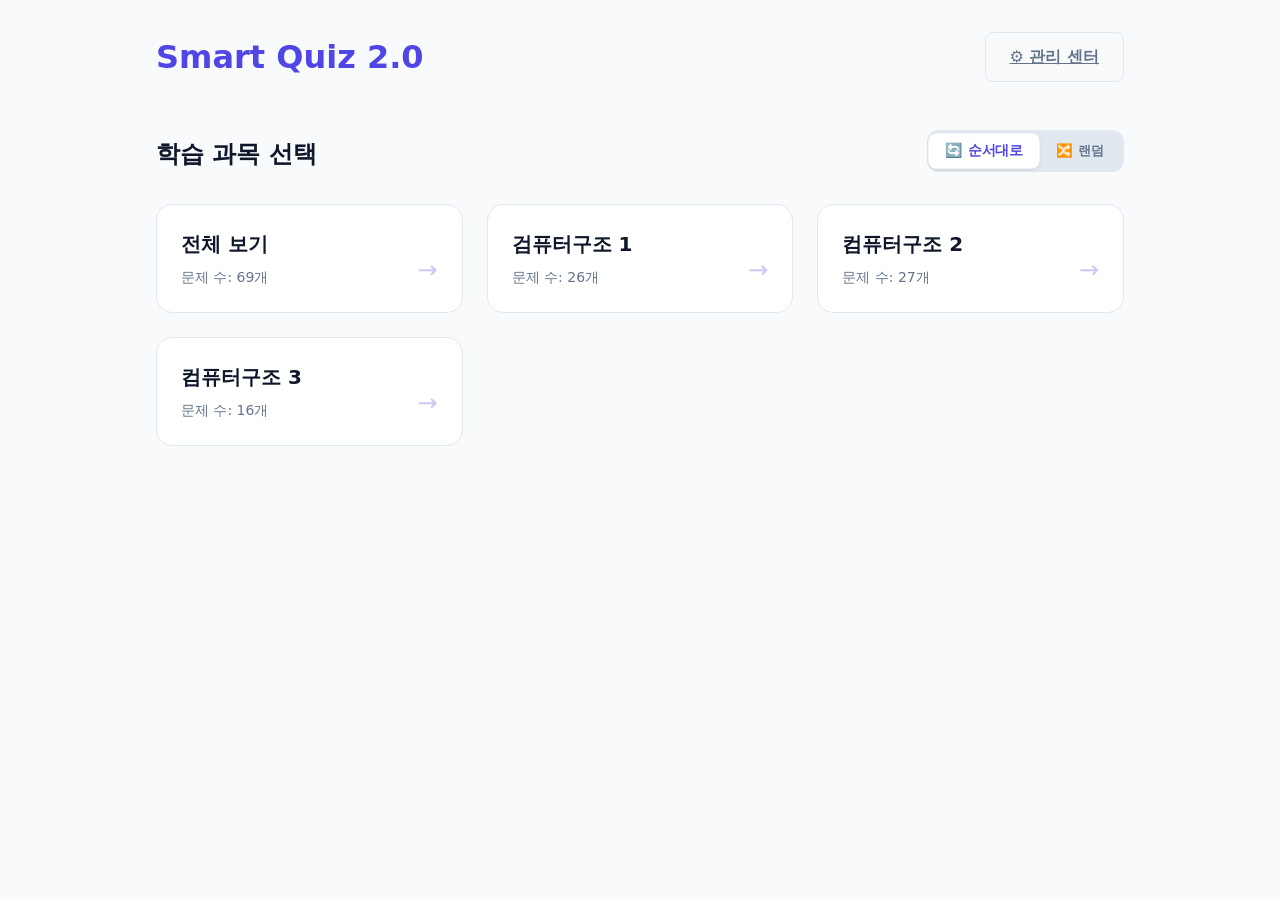
<file: index.html>
<!DOCTYPE html>
<html lang="ko">
<head>
    <meta charset="UTF-8">
    <meta name="viewport" content="width=device-width, initial-scale=1.0">
    <title>Smart Quiz</title>
    <link rel="stylesheet" href="assets/css/style.css">
</head>
<body>
    <div class="app-container">
        <header class="app-header">
            <div>
                <h1>Smart Quiz 2.0</h1>
            </div>
            <a href="assets/pages/admin.html" class="btn btn-outline">⚙️ 관리 센터</a>
        </header>

        <!-- Random Overlay -->
        <div id="random-overlay">
            <div class="shuffling-card">🔀</div>
            <div class="shuffling-text">문제를 섞는 중...</div>
        </div>

        <div id="start-screen">
            <div class="screen-header">
                <h2>학습 과목 선택</h2>
                <div class="mode-selector">
                    <button type="button" id="mode-sequential" class="mode-btn active" onclick="setPlayMode('sequential')">🔄 순서대로</button>
                    <button type="button" id="mode-random" class="mode-btn" onclick="setPlayMode('random')">🔀 랜덤</button>
                </div>
            </div>
            <div class="category-grid" id="category-list"></div>
        </div>

        <div id="quiz" style="display: none;" class="card">
            <div style="display: flex; justify-content: space-between; margin-bottom: 2rem;">
                <span id="quiz-category-badge" class="btn btn-outline">과목</span>
                <span id="quiz-progress">1 / 10</span>
            </div>
            <h2 id="question">질문 로딩 중...</h2>
            <ul id="options-list"></ul>
            <button id="submit" class="btn btn-primary" style="width: 100%;">다음으로</button>
        </div>

        <div id="result" style="display: none;" class="card">
            <h2>수고하셨습니다!</h2>
            <p id="score-text"></p>
            <div id="review-container"></div>
            <button onclick="location.reload()" class="btn btn-primary">처음으로</button>
        </div>
    </div>
    <script src="data.js"></script>
    <script src="assets/js/app.js"></script>
</body>
</html>
</file>
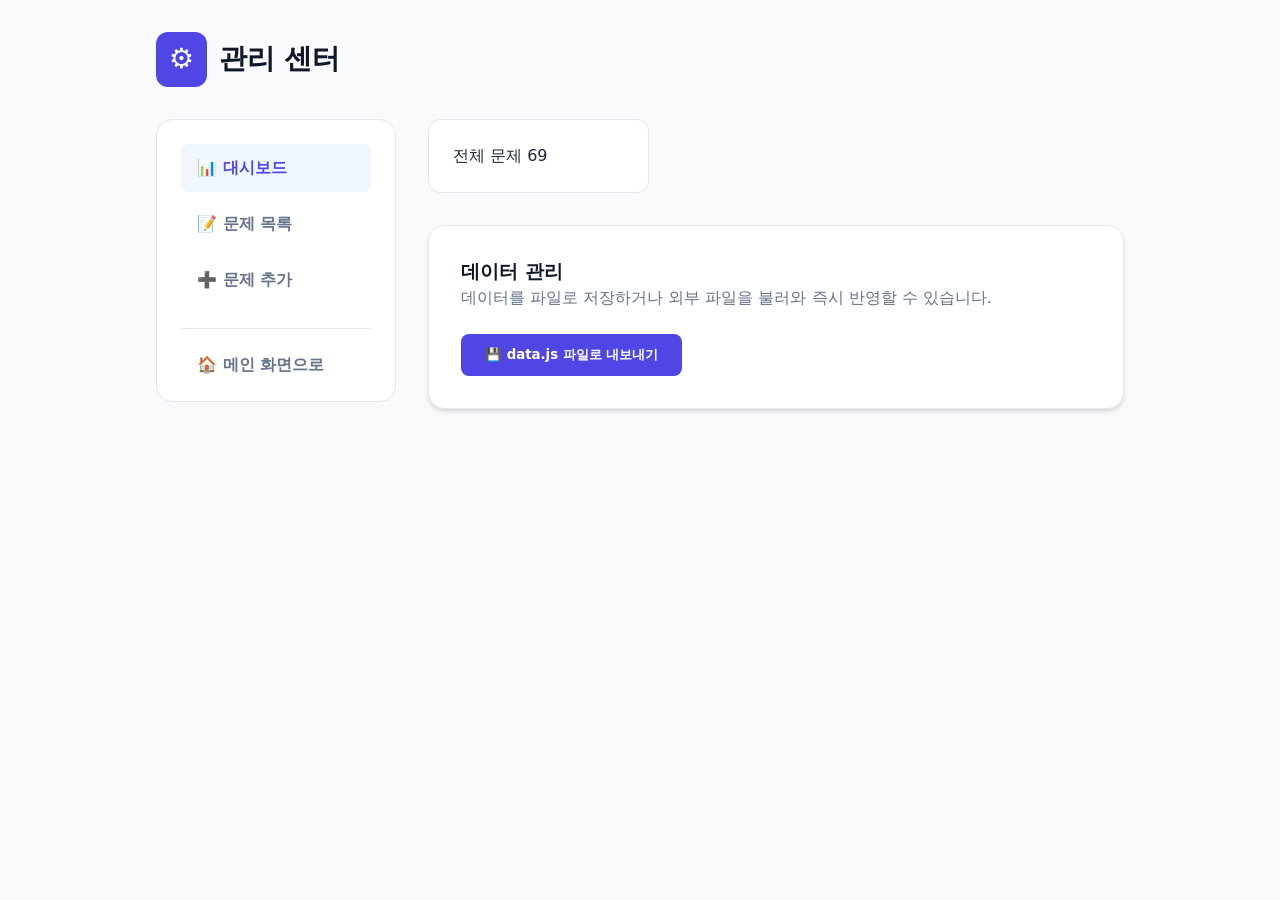
<file: admin.html>
<!DOCTYPE html>
<html lang="ko">
<head>
    <meta charset="UTF-8">
    <meta name="viewport" content="width=device-width, initial-scale=1.0">
    <title>관리 센터 - Smart Quiz</title>
    <link rel="stylesheet" href="style.css">
    <style>
        .admin-sidebar { background: #fff; border-radius: 1rem; border: 1px solid var(--border-color); padding: 1.5rem; height: fit-content; position: sticky; top: 2rem; }
        .tab-content { display: none; }
        .tab-content.active { display: block; }
        .form-group input, .form-group select { border: 1px solid var(--border-color); width: 100%; padding: 0.75rem; border-radius: 0.5rem; margin-top: 0.5rem; }
        .q-card { border-bottom: 1px solid var(--border-color); padding: 1.5rem 0; display: flex; justify-content: space-between; align-items: flex-start; }
        .q-card:last-child { border: none; }
        .category-suggestion { cursor: pointer; background: #f1f5f9; padding: 2px 8px; border-radius: 4px; font-size: 0.75rem; color: var(--primary); border: 1px solid var(--border-color); transition: all 0.2s; }
        .category-suggestion:hover { background: var(--primary); color: white; }
    </style>
</head>
<body>
    <div class="app-container">
        <header style="margin-bottom: 2rem;">
            <h1 style="font-size: 1.75rem; display: flex; align-items: center; gap: 0.75rem;">
                <span style="background: var(--primary); color: white; padding: 0.4rem 0.8rem; border-radius: 0.75rem;">⚙️</span>
                관리 센터
            </h1>
        </header>

        <div class="admin-layout">
            <aside class="admin-sidebar">
                <ul class="nav-menu">
                    <li class="nav-item active" onclick="switchTab(this, 'dashboard')">📊 대시보드</li>
                    <li class="nav-item" onclick="switchTab(this, 'list')">📝 문제 목록</li>
                    <li class="nav-item" onclick="switchTab(this, 'add')">➕ 문제 추가</li>
                </ul>
                <hr style="margin: 1.5rem 0; border: none; border-top: 1px solid var(--border-color);">
                <a href="index.html" style="text-decoration: none;" class="nav-item">🏠 메인 화면으로</a>
            </aside>

            <main class="admin-content">
                <div id="dashboard" class="tab-content active">
                    <div class="stats-grid">
                        <div class="stat-widget">
                            <span class="label">전체 문제</span>
                            <span class="value" id="stat-total">0</span>
                        </div>
                    </div>
                    <div class="card">
                        <h3>데이터 관리</h3>
                        <p style="color: var(--text-muted); margin-bottom: 1.5rem;">데이터를 파일로 저장하거나 외부 파일을 불러와 즉시 반영할 수 있습니다.</p>
                        <div style="display: flex; gap: 10px; flex-wrap: wrap;">
                            <button onclick="downloadDataFile()" class="btn btn-primary">💾 data.js 파일로 내보내기</button>
                        </div>
                    </div>
                </div>

                <div id="list" class="tab-content">
                    <div class="card">
                        <div style="display: flex; justify-content: space-between; align-items: center; margin-bottom: 1.5rem;">
                            <h3>문제 목록</h3>
                            <span id="list-count" style="font-size: 0.875rem; color: var(--text-muted);">0개</span>
                        </div>
                        <div id="questions-list"></div>
                    </div>
                </div>

                <div id="add" class="tab-content">
                    <div class="card">
                        <h3 id="form-title">새 문제 등록</h3>
                        <form id="add-form" style="margin-top: 1.5rem; display: flex; flex-direction: column; gap: 1.25rem;">
                            <div class="form-group">
                                <label>문제 유형</label>
                                <div class="type-selector" style="display: flex; gap: 10px; margin-top: 0.5rem;">
                                    <button type="button" class="type-btn active" onclick="setQuestionType(this, 'multiple')">객관식</button>
                                    <button type="button" class="type-btn" onclick="setQuestionType(this, 'short')">단답형</button>
                                </div>
                            </div>
                            <div class="form-group">
                                <label>과목 분류</label>
                                <div id="category-badge-list" style="display: flex; flex-wrap: wrap; gap: 6px; margin-top: 0.5rem; margin-bottom: 0.25rem;"></div>
                                <input type="text" id="category" required placeholder="과목명을 입력하세요" list="category-suggestions">
                                <datalist id="category-suggestions"></datalist>
                            </div>
                            <div class="form-group">
                                <label>질문 내용</label>
                                <input type="text" id="question" required placeholder="질문을 입력하세요">
                            </div>

                            <div id="multiple-choice-area">
                                <div class="form-group">
                                    <label style="display: flex; justify-content: space-between;">
                                        보기 구성
                                        <button type="button" class="btn-icon" onclick="addOptionField()">+ 추가</button>
                                    </label>
                                    <div id="options-container" style="margin-top: 0.5rem;"></div>
                                </div>
                                <div class="form-group">
                                    <label>정답 선택</label>
                                    <select id="multiple-answer"></select>
                                </div>
                            </div>

                            <div id="short-answer-area" style="display: none;">
                                <div class="form-group">
                                    <label>정답 입력 (여러 정답 가능 시 쉼표(,)로 구분)</label>
                                    <input type="text" id="short-answer" placeholder="예: CPU, 중앙처리장치">
                                </div>
                            </div>

                            <div style="display: flex; gap: 10px;">
                                <button type="submit" class="btn btn-primary" style="flex: 1;">데이터베이스에 저장 (임시)</button>
                                <button type="button" id="cancel-btn" class="btn btn-outline" style="display: none;" onclick="cancelEdit()">취소</button>
                            </div>
                        </form>
                    </div>
                </div>
            </main>
        </div>
    </div>

    <script src="data.js"></script>
    <script src="admin.js"></script>
    <script>
        function switchTab(el, tabId) {
            document.querySelectorAll('.tab-content').forEach(t => t.classList.remove('active'));
            document.querySelectorAll('.nav-item').forEach(i => i.classList.remove('active'));
            document.getElementById(tabId).classList.add('active');
            el.classList.add('active');
        }
    </script>
</body>
</html>
</file>
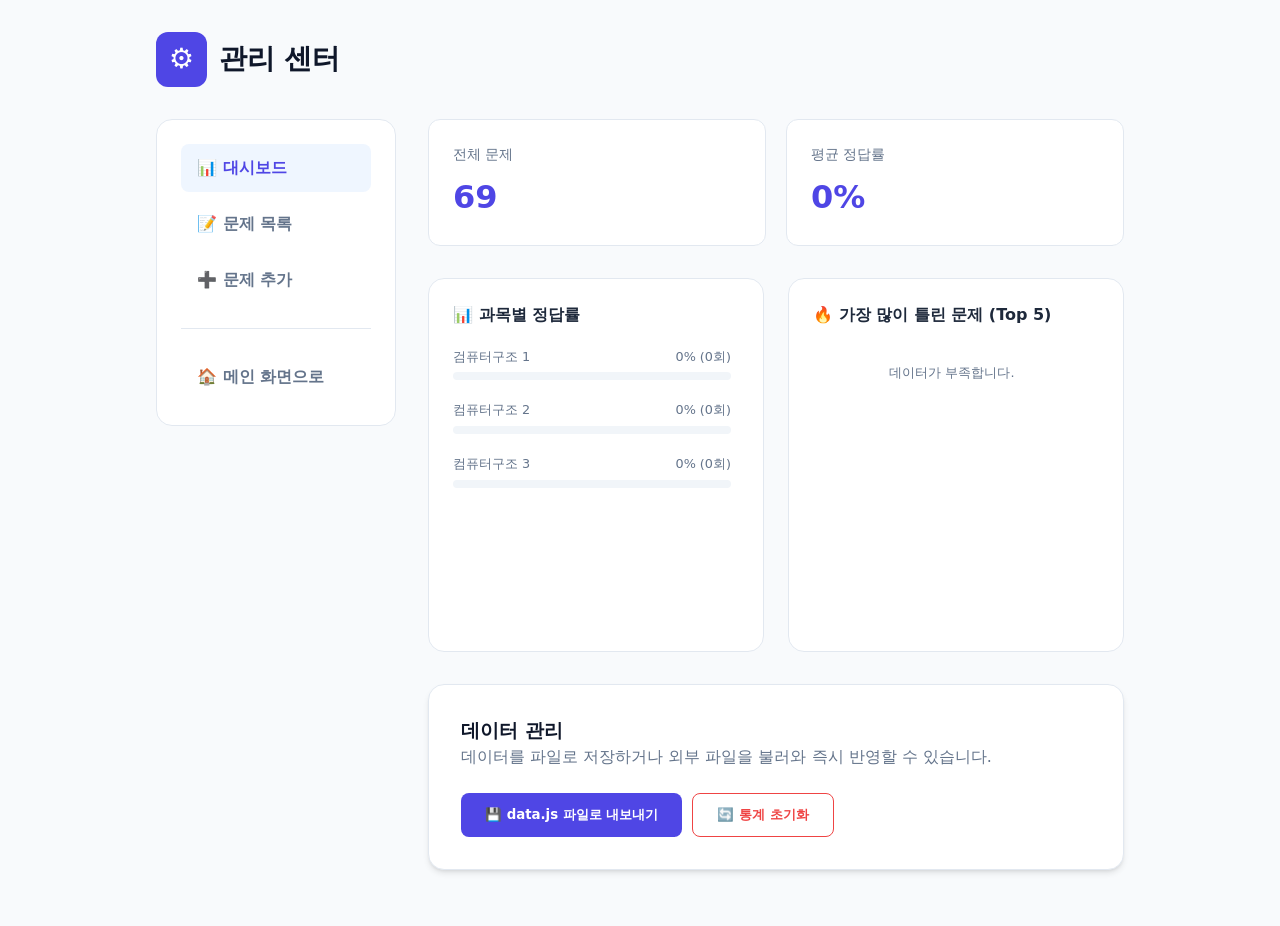
<file: assets/pages/admin.html>
<!DOCTYPE html>
<html lang="ko">
<head>
    <meta charset="UTF-8">
    <meta name="viewport" content="width=device-width, initial-scale=1.0">
    <title>관리 센터 - Smart Quiz</title>
    <link rel="stylesheet" href="../css/style.css">
</head>
<body>
    <div class="app-container">
        <header style="margin-bottom: 2rem;">
            <h1 style="font-size: 1.75rem; display: flex; align-items: center; gap: 0.75rem;">
                <span style="background: var(--primary); color: white; padding: 0.4rem 0.8rem; border-radius: 0.75rem;">⚙️</span>
                관리 센터
            </h1>
        </header>

        <div class="admin-layout">
            <aside class="admin-sidebar">
                <ul class="nav-menu">
                    <li class="nav-item active" onclick="switchTab(this, 'dashboard')">📊 대시보드</li>
                    <li class="nav-item" onclick="switchTab(this, 'list')">📝 문제 목록</li>
                    <li class="nav-item" onclick="switchTab(this, 'add')">➕ 문제 추가</li>
                </ul>
                <hr style="margin: 1.5rem 0; border: none; border-top: 1px solid var(--border-color);">
                <a href="../../index.html" class="nav-item">🏠 메인 화면으로</a>
            </aside>

            <main class="admin-content">
                <div id="dashboard" class="tab-content active">
                    <div class="stats-grid">
                        <div class="stat-widget">
                            <span class="label">전체 문제</span>
                            <span class="value" id="stat-total">0</span>
                        </div>
                        <div class="stat-widget">
                            <span class="label">평균 정답률</span>
                            <div class="stat-summary">
                                <span class="large" id="stat-avg-accuracy">0%</span>
                            </div>
                        </div>
                    </div>

                    <div class="viz-container">
                        <div class="viz-card">
                            <h4>📊 과목별 정답률</h4>
                            <div id="category-chart" class="chart-container"></div>
                        </div>
                        <div class="viz-card">
                            <h4>🔥 가장 많이 틀린 문제 (Top 5)</h4>
                            <div id="difficult-questions-chart" class="chart-container"></div>
                        </div>
                    </div>

                    <div class="card">
                        <h3>데이터 관리</h3>
                        <p style="color: var(--text-muted); margin-bottom: 1.5rem;">데이터를 파일로 저장하거나 외부 파일을 불러와 즉시 반영할 수 있습니다.</p>
                        <div style="display: flex; gap: 10px; flex-wrap: wrap;">
                            <button onclick="downloadDataFile()" class="btn btn-primary">💾 data.js 파일로 내보내기</button>
                            <button onclick="resetStats()" class="btn btn-outline" style="color: var(--accent-error); border-color: var(--accent-error);">🔄 통계 초기화</button>
                        </div>
                    </div>
                </div>

                <div id="list" class="tab-content">
                    <div class="card">
                        <div style="display: flex; justify-content: space-between; align-items: center; margin-bottom: 1.5rem;">
                            <h3>문제 목록</h3>
                            <span id="list-count" style="font-size: 0.875rem; color: var(--text-muted);">0개</span>
                        </div>
                        <div id="questions-list"></div>
                    </div>
                </div>

                <div id="add" class="tab-content">
                    <div class="card">
                        <h3 id="form-title">새 문제 등록</h3>
                        <form id="add-form" style="margin-top: 1.5rem; display: flex; flex-direction: column; gap: 1.25rem;">
                            <div class="form-group">
                                <label>문제 유형</label>
                                <div class="type-selector">
                                    <button type="button" class="type-btn active" onclick="setQuestionType(this, 'multiple')">객관식</button>
                                    <button type="button" class="type-btn" onclick="setQuestionType(this, 'short')">단답형</button>
                                </div>
                            </div>
                            <div class="form-group">
                                <label>과목 분류</label>
                                <div id="category-badge-list" style="display: flex; flex-wrap: wrap; gap: 6px; margin-top: 0.5rem; margin-bottom: 0.25rem;"></div>
                                <input type="text" id="category" required placeholder="과목명을 입력하세요" list="category-suggestions">
                                <datalist id="category-suggestions"></datalist>
                            </div>
                            <div class="form-group">
                                <label>질문 내용</label>
                                <input type="text" id="question" required placeholder="질문을 입력하세요">
                            </div>

                            <div id="multiple-choice-area" class="type-content">
                                <div class="form-group">
                                    <label style="display: flex; justify-content: space-between;">
                                        보기 구성
                                        <button type="button" class="btn-icon" onclick="addOptionField()">+ 추가</button>
                                    </label>
                                    <div id="options-container" style="margin-top: 0.5rem;"></div>
                                </div>
                                <div class="form-group">
                                    <label>정답 선택</label>
                                    <select id="multiple-answer"></select>
                                </div>
                            </div>

                            <div id="short-answer-area" class="type-content hidden">
                                <div class="form-group">
                                    <label>정답 입력 (여러 정답 가능 시 쉼표(,)로 구분)</label>
                                    <input type="text" id="short-answer" placeholder="예: CPU, 중앙처리장치">
                                </div>
                            </div>

                            <div style="display: flex; gap: 10px;">
                                <button type="submit" class="btn btn-primary" style="flex: 1;">데이터베이스에 저장 (임시)</button>
                                <button type="button" id="cancel-btn" class="btn btn-outline" style="display: none;" onclick="cancelEdit()">취소</button>
                            </div>
                        </form>
                    </div>
                </div>
            </main>
        </div>
    </div>

    <script src="../../data.js"></script>
    <script src="../js/admin.js"></script>
</body>
</html>
</file>
<file: assets/css/style.css>
:root {
    --primary: #4f46e5;
    --primary-hover: #4338ca;
    --secondary: #64748b;
    --bg-main: #f8fafc;
    --bg-card: #ffffff;
    --text-main: #1e293b;
    --text-muted: #64748b;
    --accent-success: #10b981;
    --accent-error: #ef4444;
    --border-color: #e2e8f0;
    --shadow: 0 4px 6px -1px rgb(0 0 0 / 0.1), 0 2px 4px -2px rgb(0 0 0 / 0.1);
    --shadow-lg: 0 10px 15px -3px rgb(0 0 0 / 0.1), 0 4px 6px -4px rgb(0 0 0 / 0.1);
}

* {
    margin: 0;
    padding: 0;
    box-sizing: border-box;
}

body {
    background-color: var(--bg-main);
    color: var(--text-main);
    font-family: 'Pretendard', -apple-system, BlinkMacSystemFont, system-ui, Roboto, sans-serif;
    line-height: 1.5;
    scrollbar-gutter: stable; /* 스크롤바 출현 시 화면 밀림 방지 */
}

/* Container */
.app-container {
    max-width: 1000px;
    margin: 2rem auto;
    padding: 0 1rem;
}

/* Header */
.app-header {
    display: flex;
    justify-content: space-between;
    align-items: center;
    margin-bottom: 3rem;
}

.app-header h1 {
    font-size: 2rem;
    color: var(--primary);
}

.screen-header {
    display: flex;
    justify-content: space-between;
    align-items: flex-end;
    margin-bottom: 1.5rem;
}

/* Card Design */
.card {
    background: var(--bg-card);
    border-radius: 1rem;
    border: 1px solid var(--border-color);
    box-shadow: var(--shadow);
    padding: 2rem;
    margin-bottom: 1.5rem;
}

/* Typography */
h1, h2, h3 {
    font-weight: 700;
    color: #0f172a;
}

/* Button System */
.btn {
    display: inline-flex;
    align-items: center;
    justify-content: center;
    padding: 0.75rem 1.5rem;
    border-radius: 0.5rem;
    font-weight: 600;
    cursor: pointer;
    transition: all 0.2s;
    border: none;
    font-family: inherit;
    gap: 0.5rem;
}

.btn-primary {
    background-color: var(--primary);
    color: white;
}

.btn-primary:hover {
    background-color: var(--primary-hover);
    transform: translateY(-1px);
}

.btn-outline {
    background: transparent;
    border: 1px solid var(--border-color);
    color: var(--secondary);
}

.btn-outline:hover {
    background: #f1f5f9;
}

/* Quiz Specific */
ul#options-list {
    list-style: none;
    margin: 1.5rem 0;
}

ul#options-list li {
    background: var(--bg-card);
    border: 1px solid var(--border-color);
    padding: 1.25rem;
    border-radius: 0.75rem;
    margin-bottom: 0.75rem;
    cursor: pointer;
    transition: all 0.2s;
    font-weight: 500;
}

ul#options-list li:hover {
    border-color: var(--primary);
    background-color: #f5f3ff;
}

ul#options-list li.selected {
    background-color: var(--primary);
    color: white;
    border-color: var(--primary);
}

/* Category Grid */
.category-grid {
    display: grid;
    grid-template-columns: repeat(auto-fill, minmax(280px, 1fr));
    gap: 1.5rem;
    margin-top: 2rem;
}

.category-card {
    background: white;
    padding: 1.5rem;
    border-radius: 1rem;
    border: 1px solid var(--border-color);
    cursor: pointer;
    transition: all 0.3s cubic-bezier(0.4, 0, 0.2, 1);
    position: relative;
    overflow: hidden;
}

.category-card:hover {
    transform: translateY(-4px);
    box-shadow: var(--shadow-lg);
    border-color: var(--primary);
}

.category-card h3 {
    margin-bottom: 0.5rem;
    font-size: 1.25rem;
}

.category-card .stats {
    font-size: 0.875rem;
    color: var(--text-muted);
}

.category-card::after {
    content: '→';
    position: absolute;
    right: 1.5rem;
    bottom: 1.5rem;
    font-size: 1.5rem;
    color: var(--primary);
    opacity: 0.3;
}

/* Animations */
@keyframes fadeIn {
    from { opacity: 0; transform: translateY(10px); }
    to { opacity: 1; transform: translateY(0); }
}

@keyframes pop {
    0% { transform: scale(1); }
    50% { transform: scale(1.05); }
    100% { transform: scale(1); }
}

@keyframes shake {
    0%, 100% { transform: translateX(0); }
    25% { transform: translateX(-5px); }
    75% { transform: translateX(5px); }
}

@keyframes pulse-random {
    0% { box-shadow: 0 0 0 0 rgba(79, 70, 229, 0.4); }
    70% { box-shadow: 0 0 0 10px rgba(79, 70, 229, 0); }
    100% { box-shadow: 0 0 0 0 rgba(79, 70, 229, 0); }
}

.fade-in {
    animation: fadeIn 0.4s ease-out forwards;
}

.pop-animation {
    animation: pop 0.3s ease-out;
}

.shake-animation {
    animation: shake 0.3s ease-in-out;
}

/* Updated Quiz Styles */
ul#options-list li {
    background: var(--bg-card);
    border: 1px solid var(--border-color);
    padding: 1.25rem;
    border-radius: 0.75rem;
    margin-bottom: 0.75rem;
    cursor: pointer;
    transition: all 0.2s;
    font-weight: 500;
    animation: fadeIn 0.3s ease-out backwards;
}

ul#options-list li:hover {
    border-color: var(--primary);
    background-color: #f5f3ff;
    transform: translateX(5px);
}

ul#options-list li.selected {
    background-color: var(--primary);
    color: white;
    border-color: var(--primary);
    transform: scale(1.02);
}

/* Random Loading Overlay */
#random-overlay {
    position: fixed;
    top: 0;
    left: 0;
    width: 100%;
    height: 100%;
    background: rgba(255, 255, 255, 0.9);
    display: none;
    flex-direction: column;
    align-items: center;
    justify-content: center;
    z-index: 1000;
    backdrop-filter: blur(5px);
}

.shuffling-card {
    width: 100px;
    height: 140px;
    background: var(--primary);
    border-radius: 10px;
    margin-bottom: 2rem;
    display: flex;
    align-items: center;
    justify-content: center;
    font-size: 3rem;
    color: white;
    box-shadow: var(--shadow-lg);
    animation: shuffle-move 0.6s infinite alternate ease-in-out;
}

@keyframes shuffle-move {
    from { transform: translateY(0) rotate(-10deg); }
    to { transform: translateY(-20px) rotate(10deg); }
}

.shuffling-text {
    font-size: 1.5rem;
    font-weight: 700;
    color: var(--primary);
}

/* Mode Selector Toggle */
.mode-selector {
    display: inline-flex;
    background: #e2e8f0;
    padding: 0.25rem;
    border-radius: 0.75rem;
    gap: 0.25rem;
}

.mode-btn {
    padding: 0.5rem 1rem;
    border-radius: 0.5rem;
    border: none;
    cursor: pointer;
    font-weight: 600;
    font-family: inherit;
    transition: all 0.2s cubic-bezier(0.4, 0, 0.2, 1);
    color: var(--secondary);
    background: transparent;
    display: flex;
    align-items: center;
    gap: 0.5rem;
}

.mode-btn.active {
    background: white;
    color: var(--primary);
    box-shadow: 0 1px 3px rgba(0,0,0,0.1);
    transform: scale(1.05);
}

/* Question Type Transitions */
.type-content {
    transition: all 0.3s cubic-bezier(0.4, 0, 0.2, 1);
    opacity: 1;
    transform: translateY(0);
}

.type-content.hidden {
    display: none;
    opacity: 0;
    transform: translateY(10px);
}

.type-content.animating {
    display: block;
    opacity: 0;
    transform: translateY(10px);
}

/* Result & Review */
.review-item {
    padding: 1.5rem;
    background: #f8fafc;
    border-radius: 0.75rem;
    margin-bottom: 1rem;
}

.wrong-answer { color: var(--accent-error); font-weight: 600; }
.correct-answer { color: var(--accent-success); font-weight: 600; }

/* Admin Dashboard Layout */
.admin-layout {
    display: flex;
    gap: 2rem;
    min-height: 80vh;
}

.admin-sidebar {
    width: 240px;
    flex-shrink: 0;
    background: #fff;
    border-radius: 1rem;
    border: 1px solid var(--border-color);
    padding: 1.5rem;
    height: fit-content;
    position: sticky;
    top: 2rem;
}

.admin-content {
    flex-grow: 1;
    min-height: 600px; /* 탭 전환 시 높이 점프 방지 */
}

.nav-menu {
    list-style: none;
    display: flex;
    flex-direction: column;
    gap: 0.5rem;
}

.nav-item {
    padding: 0.75rem 1rem;
    border-radius: 0.5rem;
    cursor: pointer;
    font-weight: 600;
    color: var(--secondary);
    transition: all 0.2s;
    text-decoration: none;
    display: block;
}

.nav-item:hover, .nav-item.active {
    background-color: #eff6ff;
    color: var(--primary);
}

.tab-content {
    display: none;
    opacity: 0;
    transform: translateY(10px);
}

.tab-content.active {
    display: block;
    animation: tabFadeIn 0.4s ease forwards;
}

@keyframes tabFadeIn {
    to { 
        opacity: 1; 
        transform: translateY(0); 
    }
}

.stats-grid {
    display: grid;
    grid-template-columns: repeat(auto-fit, minmax(200px, 1fr));
    gap: 1.25rem;
    margin-bottom: 2rem;
}

.stat-widget {
    background: white;
    padding: 1.5rem;
    border-radius: 0.75rem;
    border: 1px solid var(--border-color);
}

.stat-widget .label {
    display: block;
    color: var(--text-muted);
    font-size: 0.875rem;
    margin-bottom: 0.5rem;
}

.stat-widget .value {
    display: block;
    font-size: 2rem;
    font-weight: 800;
    color: var(--primary);
}

/* Form Styles */
.form-group {
    display: flex;
    flex-direction: column;
    gap: 0.5rem;
}

.form-group input, .form-group select {
    border: 1px solid var(--border-color);
    width: 100%;
    padding: 0.75rem;
    border-radius: 0.5rem;
    font-family: inherit;
}

/* Question List Items */
/* Toggle Switch Styles */
.switch {
    position: relative;
    display: inline-block;
    width: 34px;
    height: 20px;
    flex-shrink: 0;
}

.switch input {
    opacity: 0;
    width: 0;
    height: 0;
}

.slider {
    position: absolute;
    cursor: pointer;
    top: 0;
    left: 0;
    right: 0;
    bottom: 0;
    background-color: #ccc;
    transition: background-color 0.3s cubic-bezier(0.4, 0, 0.2, 1);
    border-radius: 20px;
}

.slider:before {
    position: absolute;
    content: "";
    height: 14px;
    width: 14px;
    left: 3px;
    bottom: 3px;
    background-color: white;
    transition: transform 0.3s cubic-bezier(0.4, 0, 0.2, 1);
    border-radius: 50%;
}

input:checked + .slider {
    background-color: var(--primary);
}

input:checked + .slider:before {
    transform: translateX(14px);
}

/* Management Menu Styles */
.manage-controls {
    display: flex;
    background: #f8fafc;
    border: 1px solid var(--border-color);
    border-radius: 0.5rem;
    gap: 0.5rem;
    flex-wrap: wrap;
    
    /* Animation Properties */
    max-height: 0;
    opacity: 0;
    overflow: hidden;
    padding: 0 0.75rem; /* Vertical padding is controlled by max-height */
    margin-top: 0;
    transition: max-height 0.3s ease, opacity 0.3s ease, margin-top 0.3s ease, padding 0.3s ease;
}

.manage-controls.active {
    max-height: 200px;
    opacity: 1;
    margin-top: 0.5rem;
    padding: 0.75rem;
}

.q-card {
    border-bottom: 1px solid var(--border-color);
    padding: 1.5rem 0;
    display: flex;
    flex-direction: column;
    transition: opacity 0.3s ease;
}

.q-main-row {
    display: flex;
    justify-content: space-between;
    align-items: center;
    width: 100%;
    gap: 1rem;
}

.q-main-row > div:first-child {
    min-width: 0;
    flex: 1;
    display: flex;
    align-items: center;
    gap: 12px;
}

.q-main-row p {
    word-break: keep-all;
    overflow-wrap: break-word;
    min-width: 0;
}

.q-main-row button {
    flex-shrink: 0;
}

/* Action & Reorder Buttons */
.q-actions {
    display: flex;
    align-items: center;
    gap: 8px;
    flex-shrink: 0;
}

.reorder-btns {
    display: flex;
    flex-direction: column;
    gap: 2px;
}

.btn-reorder {
    background: #f1f5f9;
    border: 1px solid var(--border-color);
    border-radius: 4px;
    padding: 2px 6px;
    font-size: 0.6rem;
    cursor: pointer;
    color: var(--secondary);
    transition: all 0.2s;
    line-height: 1;
}

.btn-reorder:hover {
    background: var(--primary);
    color: white;
    border-color: var(--primary);
}

.btn-reorder:disabled {
    opacity: 0.3;
    cursor: not-allowed;
}

.btn-manage {
    padding: 0.4rem 0.8rem !important;
    font-size: 0.8rem !important;
    white-space: nowrap;
}

/* Updated Manage Controls */
.manage-controls {
    justify-content: flex-end;
    background: #f8fafc;
    border: 1px solid var(--border-color);
    border-radius: 0.5rem;
    gap: 0.5rem;
    flex-wrap: wrap;
    ...
}
.category-header {
    display: flex;
    align-items: center;
    justify-content: space-between;
    margin-bottom: 0.5rem;
    border-bottom: 2px solid var(--primary);
    padding-bottom: 8px;
    cursor: pointer;
    user-select: none;
    transition: background-color 0.2s;
    border-radius: 0.5rem 0.5rem 0 0;
}

.category-header:hover {
    background-color: #f1f5f9;
}

.category-title-area {
    display: flex;
    align-items: center;
    gap: 10px;
    flex: 1;
}

.category-toggle-icon {
    font-size: 0.8rem;
    transition: transform 0.3s cubic-bezier(0.4, 0, 0.2, 1);
    color: var(--primary);
}

.category-toggle-icon.collapsed {
    transform: rotate(-90deg);
}

.category-questions-container {
    overflow: hidden;
    max-height: 5000px; /* Large enough value */
    transition: max-height 0.4s cubic-bezier(0.4, 0, 0.2, 1), opacity 0.3s ease;
    opacity: 1;
}

.category-questions-container.collapsed {
    max-height: 0;
    opacity: 0;
}

.q-card:last-child {
    border: none;
}

/* Category Suggestions */
.category-suggestion {
    cursor: pointer;
    background: #f1f5f9;
    padding: 2px 8px;
    border-radius: 4px;
    font-size: 0.75rem;
    color: var(--primary);
    border: 1px solid var(--border-color);
    transition: all 0.2s;
}

.category-suggestion:hover {
    background: var(--primary);
    color: white;
}

/* Short Answer Input */
.short-answer-input {
    width: 100%;
    padding: 1rem;
    border: 2px solid var(--border-color);
    border-radius: 0.75rem;
    font-size: 1.1rem;
    margin: 1.5rem 0;
    font-family: inherit;
    transition: border-color 0.2s;
}

.short-answer-input:focus {
    outline: none;
    border-color: var(--primary);
}

/* Admin Dynamic Options */
.option-input-group {
    display: flex;
    align-items: center;
    gap: 0.5rem;
    margin-bottom: 0.5rem;
}

.option-input-group input {
    margin-top: 0 !important;
}

.btn-icon {
    padding: 0.5rem;
    background: #f1f5f9;
    border-radius: 0.4rem;
    cursor: pointer;
    font-size: 0.8rem;
    border: 1px solid var(--border-color);
}

.btn-icon:hover {
    background: #e2e8f0;
}

.type-selector {
    display: flex;
    gap: 10px;
    margin-top: 0.5rem;
}

.type-btn {
    flex: 1;
    padding: 0.6rem;
    border: 1px solid var(--border-color);
    background: white;
    border-radius: 0.5rem;
    cursor: pointer;
    font-weight: 600;
}

.type-btn.active {
    background: var(--primary);
    color: white;
    border-color: var(--primary);
}

/* Visualization Styles */
.viz-container {
    display: grid;
    grid-template-columns: repeat(auto-fit, minmax(300px, 1fr));
    gap: 1.5rem;
    margin-bottom: 2rem;
}

.viz-card {
    background: white;
    padding: 1.5rem;
    border-radius: 1rem;
    border: 1px solid var(--border-color);
    display: flex;
    flex-direction: column;
}

.viz-card h4 {
    margin-bottom: 1.25rem;
    font-size: 1rem;
    color: var(--text-main);
    flex-shrink: 0;
}

.chart-container {
    height: 280px; /* 고정 높이 */
    overflow-y: auto;
    padding-right: 8px;
}

/* 스크롤바 디자인 */
.chart-container::-webkit-scrollbar {
    width: 5px;
}
.chart-container::-webkit-scrollbar-track {
    background: #f1f5f9;
}
.chart-container::-webkit-scrollbar-thumb {
    background: #cbd5e1;
    border-radius: 10px;
}

.chart-row {
    margin-bottom: 1.25rem;
}

.chart-label {
    display: flex;
    justify-content: space-between;
    font-size: 0.8rem;
    margin-bottom: 0.4rem;
    color: var(--text-muted);
}

.chart-bar-bg {
    background: #f1f5f9;
    height: 8px;
    border-radius: 4px;
    overflow: hidden;
}

.chart-bar-fill {
    height: 100%;
    background: var(--primary);
    border-radius: 4px;
    transition: width 0.6s cubic-bezier(0.4, 0, 0.2, 1);
}

.chart-bar-fill.warning {
    background: var(--accent-error);
}

.chart-bar-fill.success {
    background: var(--accent-success);
}

.stat-summary {
    display: flex;
    align-items: baseline;
    gap: 0.5rem;
}

.stat-summary .large {
    font-size: 2rem;
    font-weight: 800;
    color: var(--primary);
}
</file>
<file: style.css>
:root {
    --primary: #4f46e5;
    --primary-hover: #4338ca;
    --secondary: #64748b;
    --bg-main: #f8fafc;
    --bg-card: #ffffff;
    --text-main: #1e293b;
    --text-muted: #64748b;
    --accent-success: #10b981;
    --accent-error: #ef4444;
    --border-color: #e2e8f0;
    --shadow: 0 4px 6px -1px rgb(0 0 0 / 0.1), 0 2px 4px -2px rgb(0 0 0 / 0.1);
    --shadow-lg: 0 10px 15px -3px rgb(0 0 0 / 0.1), 0 4px 6px -4px rgb(0 0 0 / 0.1);
}

* {
    margin: 0;
    padding: 0;
    box-sizing: border-box;
}

body {
    background-color: var(--bg-main);
    color: var(--text-main);
    font-family: 'Pretendard', -apple-system, BlinkMacSystemFont, system-ui, Roboto, sans-serif;
    line-height: 1.5;
}

/* Container */
.app-container {
    max-width: 1000px;
    margin: 2rem auto;
    padding: 0 1rem;
}

/* Card Design */
.card {
    background: var(--bg-card);
    border-radius: 1rem;
    border: 1px solid var(--border-color);
    box-shadow: var(--shadow);
    padding: 2rem;
    margin-bottom: 1.5rem;
}

/* Typography */
h1, h2, h3 {
    font-weight: 700;
    color: #0f172a;
}

/* Button System */
.btn {
    display: inline-flex;
    align-items: center;
    justify-content: center;
    padding: 0.75rem 1.5rem;
    border-radius: 0.5rem;
    font-weight: 600;
    cursor: pointer;
    transition: all 0.2s;
    border: none;
    font-family: inherit;
    gap: 0.5rem;
}

.btn-primary {
    background-color: var(--primary);
    color: white;
}

.btn-primary:hover {
    background-color: var(--primary-hover);
    transform: translateY(-1px);
}

.btn-outline {
    background: transparent;
    border: 1px solid var(--border-color);
    color: var(--secondary);
}

.btn-outline:hover {
    background: #f1f5f9;
}

/* Quiz Specific */
ul#options-list {
    list-style: none;
    margin: 1.5rem 0;
}

ul#options-list li {
    background: var(--bg-card);
    border: 1px solid var(--border-color);
    padding: 1.25rem;
    border-radius: 0.75rem;
    margin-bottom: 0.75rem;
    cursor: pointer;
    transition: all 0.2s;
    font-weight: 500;
}

ul#options-list li:hover {
    border-color: var(--primary);
    background-color: #f5f3ff;
}

ul#options-list li.selected {
    background-color: var(--primary);
    color: white;
    border-color: var(--primary);
}

/* Category Grid */
.category-grid {
    display: grid;
    grid-template-columns: repeat(auto-fill, minmax(280px, 1fr));
    gap: 1.5rem;
    margin-top: 2rem;
}

.category-card {
    background: white;
    padding: 1.5rem;
    border-radius: 1rem;
    border: 1px solid var(--border-color);
    cursor: pointer;
    transition: all 0.3s cubic-bezier(0.4, 0, 0.2, 1);
    position: relative;
    overflow: hidden;
}

.category-card:hover {
    transform: translateY(-4px);
    box-shadow: var(--shadow-lg);
    border-color: var(--primary);
}

.category-card h3 {
    margin-bottom: 0.5rem;
    font-size: 1.25rem;
}

.category-card .stats {
    font-size: 0.875rem;
    color: var(--text-muted);
}

.category-card::after {
    content: '→';
    position: absolute;
    right: 1.5rem;
    bottom: 1.5rem;
    font-size: 1.5rem;
    color: var(--primary);
    opacity: 0.3;
}

/* Result & Review */
.review-item {
    padding: 1.5rem;
    background: #f8fafc;
    border-radius: 0.75rem;
    margin-bottom: 1rem;
}

.wrong-answer { color: var(--accent-error); font-weight: 600; }
.correct-answer { color: var(--accent-success); font-weight: 600; }

/* Admin Dashboard Layout */
.admin-layout {
    display: flex;
    gap: 2rem;
    min-height: 80vh;
}

.admin-sidebar {
    width: 240px;
    flex-shrink: 0;
}

.admin-content {
    flex-grow: 1;
}

.nav-menu {
    list-style: none;
    display: flex;
    flex-direction: column;
    gap: 0.5rem;
}

.nav-item {
    padding: 0.75rem 1rem;
    border-radius: 0.5rem;
    cursor: pointer;
    font-weight: 600;
    color: var(--secondary);
    transition: all 0.2s;
}

.nav-item:hover, .nav-item.active {
    background-color: #eff6ff;
    color: var(--primary);
}

.stats-grid {
    display: grid;
    grid-template-columns: repeat(3, 1fr);
    gap: 1rem;
    margin-bottom: 2rem;
}

.stat-widget {
    background: white;
    padding: 1.5rem;
    border-radius: 0.75rem;
    border: 1px solid var(--border-color);
}

/* Short Answer Input */
.short-answer-input {
    width: 100%;
    padding: 1rem;
    border: 2px solid var(--border-color);
    border-radius: 0.75rem;
    font-size: 1.1rem;
    margin: 1.5rem 0;
    font-family: inherit;
    transition: border-color 0.2s;
}

.short-answer-input:focus {
    outline: none;
    border-color: var(--primary);
}

/* Admin Dynamic Options */
.option-input-group {
    display: flex;
    align-items: center;
    gap: 0.5rem;
    margin-bottom: 0.5rem;
}

.option-input-group input {
    margin-top: 0 !important;
}

.btn-icon {
    padding: 0.5rem;
    background: #f1f5f9;
    border-radius: 0.4rem;
    cursor: pointer;
    font-size: 0.8rem;
    border: 1px solid var(--border-color);
}

.btn-icon:hover {
    background: #e2e8f0;
}

.type-selector {
    display: flex;
    gap: 10px;
    margin-top: 0.5rem;
}

.type-btn {
    flex: 1;
    padding: 0.6rem;
    border: 1px solid var(--border-color);
    background: white;
    border-radius: 0.5rem;
    cursor: pointer;
    font-weight: 600;
}

.type-btn.active {
    background: var(--primary);
    color: white;
    border-color: var(--primary);
}
</file>
